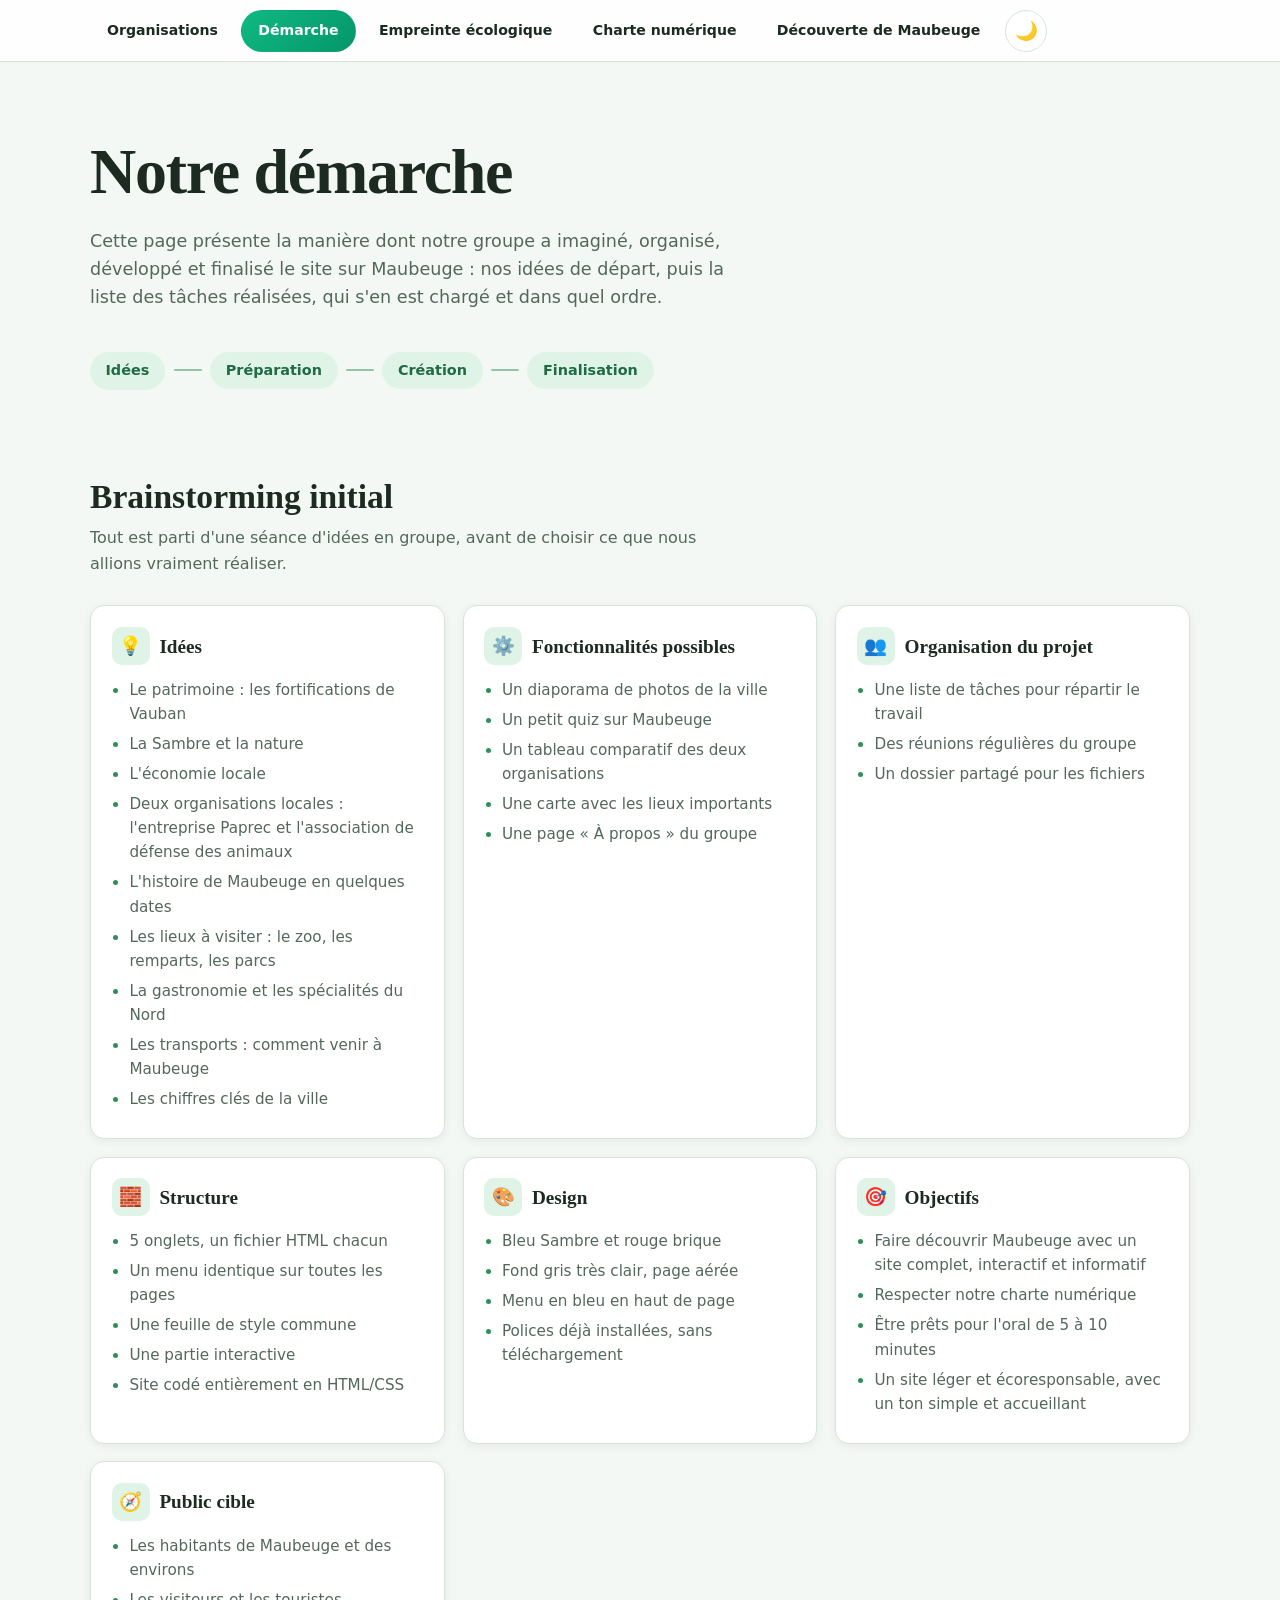
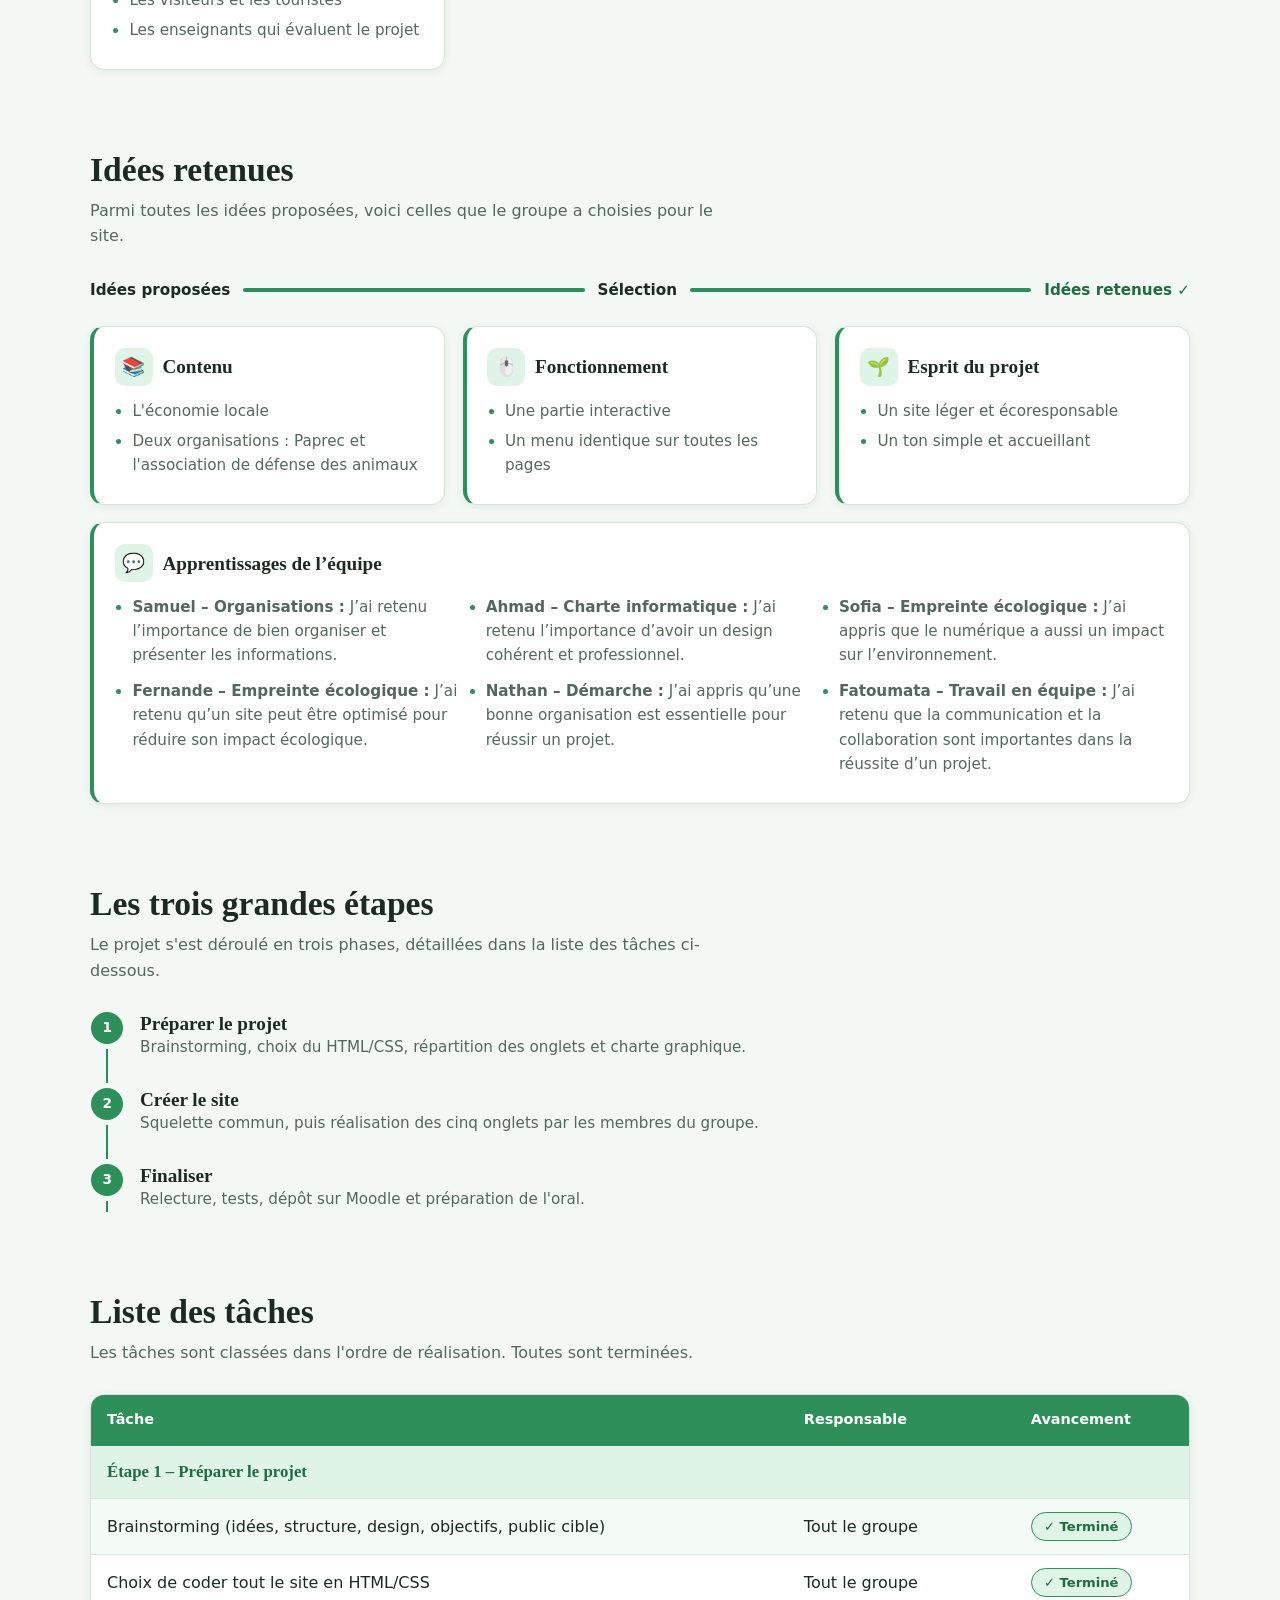
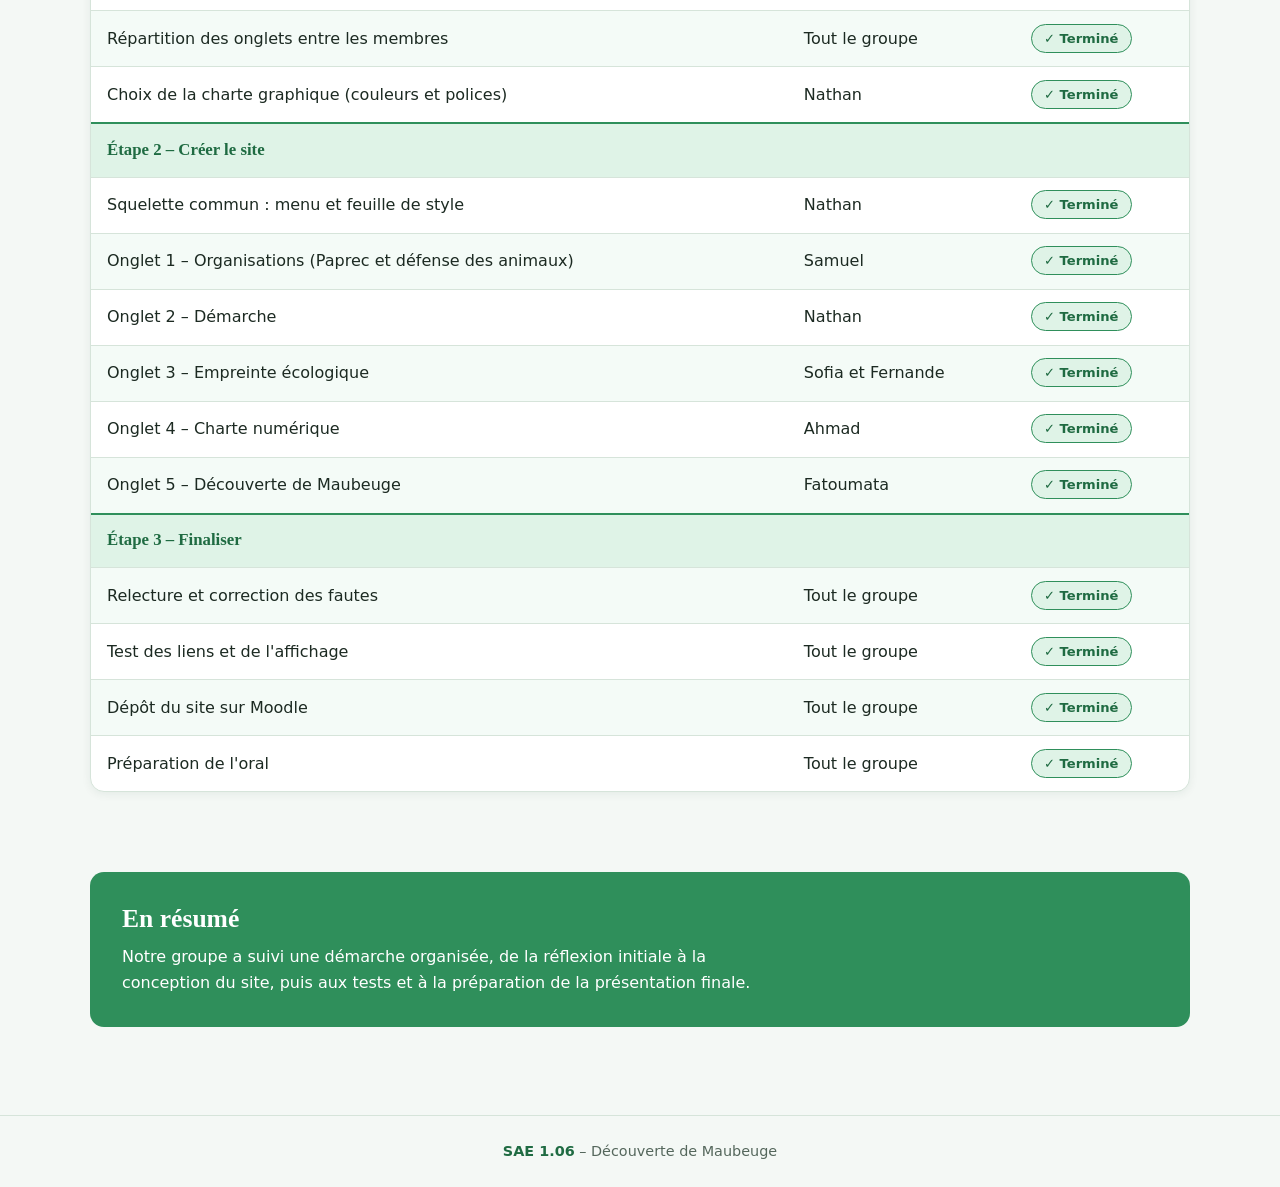
<file: SAE_Decouverte_Maubeuge/demarche.html>
<!DOCTYPE html>
<html lang="fr" data-theme="clair">
<head>
<meta charset="UTF-8">
<meta name="viewport" content="width=device-width, initial-scale=1">
<link href="navigation.css" rel="stylesheet">
<link href="theme.css" rel="stylesheet">
<script src="theme.js"></script>
<title>Démarche – Découverte Maubeuge</title>
<script>
  /* Applique le thème mémorisé avant l'affichage (évite un flash) */
  (function () {
    var theme = null;
    try { theme = localStorage.getItem("theme"); } catch (e) {}
    if (!theme) theme = matchMedia("(prefers-color-scheme: dark)").matches ? "dark" : "light";
    if (theme === "sombre") theme = "dark";
    if (theme === "clair") theme = "light";
    document.documentElement.setAttribute("data-theme", theme);
  })();
</script>
<style>
/* ============ 1. VARIABLES (thèmes) ============ */
:root {
  --vert: #2f8f5b;
  --vert-fonce: #1f6b42;
  --vert-clair: #dff3e7;
  --fond: #f4f8f5;
  --texte: #1c2a22;
  --texte-doux: #55675c;
  --carte: #ffffff;
  --bordure: #d6e4da;
  --ombre: 0 2px 10px rgba(20, 60, 38, .07);
  --nav: rgba(255, 255, 255, .85);
  --rayon: 14px;
  --police-titre: "Iowan Old Style", "Palatino Linotype", Georgia, serif;
  --police: system-ui, -apple-system, "Segoe UI", Roboto, sans-serif;
}
[data-theme="dark"] {
  --vert: #4cc384;
  --vert-fonce: #7fdcab;
  --vert-clair: #1c3a2b;
  --fond: #121a16;
  --texte: #e6efe9;
  --texte-doux: #9db3a5;
  --carte: #1a2520;
  --bordure: #2b3b33;
  --ombre: 0 2px 10px rgba(0, 0, 0, .3);
  --nav: rgba(18, 26, 22, .85);
}

/* ============ 2. BASE ============ */
* { box-sizing: border-box; margin: 0; }
html { scroll-behavior: smooth; }
body {
  font-family: var(--police);
  background: var(--fond);
  color: var(--texte);
  line-height: 1.6;
  overflow-x: hidden;
  transition: background .4s ease, color .4s ease;
}
h1, h2, h3 { font-family: var(--police-titre); line-height: 1.2; }
a:focus-visible, button:focus-visible { outline: 3px solid var(--vert); outline-offset: 3px; }
.conteneur { width: min(1100px, 100% - 2rem); margin-inline: auto; }

/* ============ 3. NAVIGATION ============ */
nav {
  position: sticky; top: 0; z-index: 10;
  background: var(--nav);
  backdrop-filter: blur(8px);
  border-bottom: 1px solid var(--bordure);
  transition: background .4s ease, border-color .4s ease;
}
.nav-interne { display: flex; align-items: center; gap: .5rem; padding: .6rem 0; }
.liens { display: flex; flex-wrap: wrap; gap: .25rem; flex: 1; }
.liens a {
  position: relative; padding: .45rem .8rem; border-radius: 999px;
  color: var(--texte-doux); text-decoration: none; font-size: .95rem; font-weight: 500;
  transition: color .25s, background .25s;
}
.liens a:hover { color: var(--vert-fonce); background: var(--vert-clair); }
.liens a.actif { color: #fff; background: var(--vert); }
[data-theme="dark"] .liens a.actif { color: #0d1a13; }

#bouton-theme {
  width: 42px; height: 42px; flex: none; border-radius: 50%;
  border: 1px solid var(--bordure); background: var(--carte); color: var(--texte);
  font-size: 1.15rem; cursor: pointer; overflow: hidden;
  transition: background .4s, border-color .4s, transform .3s;
}
#bouton-theme:hover { transform: rotate(15deg); }
#bouton-theme span { display: inline-block; transition: transform .5s ease; }
#bouton-theme.tourne span { transform: rotate(360deg); }

/* ============ 4. HERO ============ */
.hero { padding: 4.5rem 0 3rem; }
.hero h1 {
  font-size: clamp(2.4rem, 7vw, 4rem);
  letter-spacing: -.02em;
  margin-bottom: 1rem;
}
.hero p { max-width: 60ch; color: var(--texte-doux); font-size: 1.1rem; }
.parcours {
  list-style: none; padding: 0; margin-top: 2.5rem;
  display: flex; align-items: center; flex-wrap: wrap; gap: .5rem;
}
.parcours li {
  padding: .45rem 1rem; border-radius: 999px; font-size: .9rem; font-weight: 600;
  background: var(--vert-clair); color: var(--vert-fonce);
}
.parcours li.relie { padding: 0; background: none; width: 28px; height: 2px; background: var(--vert); opacity: .5; }

/* Animation de chargement (une seule séquence) */
.hero h1, .hero p, .parcours { animation: monte .8s ease both; }
.hero p { animation-delay: .15s; }
.parcours { animation-delay: .3s; }
@keyframes monte { from { opacity: 0; transform: translateY(18px); } to { opacity: 1; transform: none; } }

/* ============ 5. SECTIONS ============ */
section { padding: 2.5rem 0; }
.titre-section { font-size: clamp(1.6rem, 4vw, 2.1rem); margin-bottom: .5rem; }
.intro { color: var(--texte-doux); margin-bottom: 1.8rem; max-width: 65ch; }

.grille { display: grid; grid-template-columns: repeat(3, 1fr); gap: 1.1rem; }
.carte {
  background: var(--carte); border: 1px solid var(--bordure);
  border-radius: var(--rayon); padding: 1.3rem; box-shadow: var(--ombre);
  transition: transform .3s ease, border-color .3s, background .4s;
}
.carte:hover { transform: translateY(-4px); border-color: var(--vert); }
.carte h3 { font-size: 1.2rem; display: flex; align-items: center; gap: .6rem; margin-bottom: .8rem; }
.icone {
  display: grid; place-items: center; width: 38px; height: 38px; border-radius: 10px;
  background: var(--vert-clair); font-size: 1.15rem;
}
.carte ul { padding-left: 1.1rem; color: var(--texte-doux); font-size: .95rem; }
.carte li { margin-bottom: .35rem; }
.carte li::marker { color: var(--vert); }
.apprentissages { grid-column: 1 / -1; }
.apprentissages ul { display: grid; grid-template-columns: repeat(3, minmax(0, 1fr)); gap: .35rem 1.5rem; }

/* ============ 6. IDÉES RETENUES ============ */
.selection {
  display: flex; align-items: center; gap: .8rem; margin-bottom: 1.5rem; flex-wrap: wrap;
}
.selection .etat { font-weight: 600; font-size: .95rem; }
.selection .barre {
  flex: 1; min-width: 60px; height: 4px; border-radius: 4px;
  background: var(--bordure); position: relative; overflow: hidden;
}
.selection .barre::after {
  content: ""; position: absolute; inset: 0; background: var(--vert);
  transform: scaleX(0); transform-origin: left; transition: transform 1.4s ease .3s;
}
.selection.visible .barre::after { transform: scaleX(1); }
.selection .final { color: var(--vert-fonce); }
.retenue { border-left: 4px solid var(--vert); }

/* ============ 7. TIMELINE ============ */
.timeline { list-style: none; padding: 0; margin: 0 0 0 1rem; border-left: 2px solid var(--vert); }
.timeline li { position: relative; padding: 0 0 1.8rem 2rem; }
.timeline li:last-child { padding-bottom: 0; }
.timeline .numero {
  position: absolute; left: -1.05rem; top: 0; width: 2rem; height: 2rem; border-radius: 50%;
  display: grid; place-items: center; font-weight: 700; font-size: .85rem;
  background: var(--vert); color: #fff; box-shadow: 0 0 0 5px var(--fond);
}
[data-theme="dark"] .timeline .numero { color: #0d1a13; }
.timeline h3 { font-size: 1.2rem; }
.timeline p { color: var(--texte-doux); font-size: .95rem; }

/* ============ 8. TABLEAU DES TÂCHES ============ */
.tableau { border: 1px solid var(--bordure); border-radius: var(--rayon); overflow: hidden; background: var(--carte); box-shadow: var(--ombre); }
table { width: 100%; border-collapse: collapse; }
th, td { padding: .8rem 1rem; text-align: left; }
thead th { background: var(--vert); color: #fff; font-size: .9rem; }
[data-theme="dark"] thead th { color: #0d1a13; }
tbody tr { transition: background .2s; }
tbody tr:not(.etape):nth-child(even) { background: color-mix(in srgb, var(--vert-clair) 35%, transparent); }
tbody tr:not(.etape):hover { background: var(--vert-clair); }
td { border-top: 1px solid var(--bordure); }
tr.etape td {
  background: var(--vert-clair); color: var(--vert-fonce);
  font-family: var(--police-titre); font-weight: 700; font-size: 1.05rem; border-top: 2px solid var(--vert);
}
.statut {
  display: inline-block; padding: .2rem .75rem; border-radius: 999px; font-size: .82rem; font-weight: 600;
  background: var(--vert-clair); color: var(--vert-fonce); border: 1px solid var(--vert);
}
.statut::before { content: "✓ "; }
.tableau.visible .statut { animation: badge .6s ease both; }
@keyframes badge { from { opacity: 0; transform: scale(.85); } to { opacity: 1; transform: none; } }

/* ============ 9. CONCLUSION & FOOTER ============ */
.conclusion {
  background: var(--vert); color: #fff; border-radius: var(--rayon); padding: 2rem;
}
[data-theme="dark"] .conclusion { color: #0d1a13; }
.conclusion h2 { font-size: 1.6rem; margin-bottom: .6rem; }
.conclusion p { max-width: 65ch; }
footer {
  margin-top: 3rem; padding: 1.5rem 1rem; text-align: center;
  border-top: 1px solid var(--bordure); color: var(--texte-doux); font-size: .9rem;
}
footer strong { color: var(--vert-fonce); }

/* ============ 10. APPARITION AU SCROLL ============ */
.reveal { opacity: 0; transform: translateY(20px); transition: opacity .7s ease, transform .7s ease; }
.reveal.visible { opacity: 1; transform: none; }
.carte.reveal.visible:hover { transform: translateY(-4px); }

/* ============ 11. RESPONSIVE ============ */
@media (max-width: 900px) {
  .grille { grid-template-columns: repeat(2, 1fr); }
  .apprentissages ul { grid-template-columns: repeat(2, minmax(0, 1fr)); }
}
@media (max-width: 600px) {
  .grille { grid-template-columns: 1fr; }
  .apprentissages ul { grid-template-columns: 1fr; }
  .hero { padding-top: 2.5rem; }
  .parcours li.relie { width: 14px; }
  /* Tableau transformé en cartes verticales */
  thead { position: absolute; left: -9999px; }
  table, tbody, tr, td { display: block; width: 100%; }
  tr:not(.etape) { padding: .6rem 0; border-top: 1px solid var(--bordure); }
  tr:not(.etape) td { border: 0; padding: .25rem 1rem; }
  tr:not(.etape) td::before {
    content: attr(data-label); display: block; font-size: .75rem; color: var(--texte-doux);
  }
  tr.etape td { border-top: 2px solid var(--vert); }
}

/* ============ 12. ACCESSIBILITÉ : mouvement réduit ============ */
@media (prefers-reduced-motion: reduce) {
  *, *::before, *::after { animation: none !important; transition: none !important; }
  html { scroll-behavior: auto; }
  .reveal { opacity: 1; transform: none; }
  .selection .barre::after { transform: scaleX(1); }
}
</style>
</head>
<body>

<!-- ============ NAVIGATION ============ -->
<nav aria-label="Navigation principale" class="main-nav">
  <div class="conteneur nav-interne">
    <ul class="nav-list">
      <li><a class="nav-link" href="index.html">Organisations</a></li>
      <li><a class="nav-link actif" href="demarche.html" aria-current="page">Démarche</a></li>
      <li><a class="nav-link" href="empreinte_ecologique.html">Empreinte écologique</a></li>
      <li><a class="nav-link" href="charte_informatique.html">Charte numérique</a></li>
      <li><a class="nav-link" href="decouverte_maubeuge.html">Découverte de Maubeuge</a></li>
    </ul>
    <button id="bouton-theme" data-theme-toggle type="button" aria-label="Passer en mode sombre" aria-pressed="false">
      <span aria-hidden="true" data-theme-icon>🌙</span>
    </button>
  </div>
</nav>

<!-- ============ HERO ============ -->
<header class="hero">
  <div class="conteneur">
    <h1>Notre démarche</h1>
    <p>Cette page présente la manière dont notre groupe a imaginé, organisé, développé et finalisé le site sur Maubeuge : nos idées de départ, puis la liste des tâches réalisées, qui s'en est chargé et dans quel ordre.</p>
    <ol class="parcours" aria-label="Parcours du projet">
      <li>Idées</li><li class="relie" aria-hidden="true"></li>
      <li>Préparation</li><li class="relie" aria-hidden="true"></li>
      <li>Création</li><li class="relie" aria-hidden="true"></li>
      <li>Finalisation</li>
    </ol>
  </div>
</header>

<main class="conteneur">

  <!-- ============ BRAINSTORMING ============ -->
  <section aria-labelledby="t-brainstorming">
    <h2 class="titre-section reveal" id="t-brainstorming">Brainstorming initial</h2>
    <p class="intro reveal">Tout est parti d'une séance d'idées en groupe, avant de choisir ce que nous allions vraiment réaliser.</p>
    <div class="grille">
      <article class="carte reveal">
        <h3><span class="icone" aria-hidden="true">💡</span>Idées</h3>
        <ul>
          <li>Le patrimoine : les fortifications de Vauban</li>
          <li>La Sambre et la nature</li>
          <li>L'économie locale</li>
          <li>Deux organisations locales : l'entreprise Paprec et l'association de défense des animaux</li>
          <li>L'histoire de Maubeuge en quelques dates</li>
          <li>Les lieux à visiter : le zoo, les remparts, les parcs</li>
          <li>La gastronomie et les spécialités du Nord</li>
          <li>Les transports : comment venir à Maubeuge</li>
          <li>Les chiffres clés de la ville</li>
        </ul>
      </article>
      <article class="carte reveal">
        <h3><span class="icone" aria-hidden="true">⚙️</span>Fonctionnalités possibles</h3>
        <ul>
          <li>Un diaporama de photos de la ville</li>
          <li>Un petit quiz sur Maubeuge</li>
          <li>Un tableau comparatif des deux organisations</li>
          <li>Une carte avec les lieux importants</li>
          <li>Une page « À propos » du groupe</li>
        </ul>
      </article>
      <article class="carte reveal">
        <h3><span class="icone" aria-hidden="true">👥</span>Organisation du projet</h3>
        <ul>
          <li>Une liste de tâches pour répartir le travail</li>
          <li>Des réunions régulières du groupe</li>
          <li>Un dossier partagé pour les fichiers</li>
        </ul>
      </article>
      <article class="carte reveal">
        <h3><span class="icone" aria-hidden="true">🧱</span>Structure</h3>
        <ul>
          <li>5 onglets, un fichier HTML chacun</li>
          <li>Un menu identique sur toutes les pages</li>
          <li>Une feuille de style commune</li>
          <li>Une partie interactive</li>
          <li>Site codé entièrement en HTML/CSS</li>
        </ul>
      </article>
      <article class="carte reveal">
        <h3><span class="icone" aria-hidden="true">🎨</span>Design</h3>
        <ul>
          <li>Bleu Sambre et rouge brique</li>
          <li>Fond gris très clair, page aérée</li>
          <li>Menu en bleu en haut de page</li>
          <li>Polices déjà installées, sans téléchargement</li>
        </ul>
      </article>
      <article class="carte reveal">
        <h3><span class="icone" aria-hidden="true">🎯</span>Objectifs</h3>
        <ul>
          <li>Faire découvrir Maubeuge avec un site complet, interactif et informatif</li>
          <li>Respecter notre charte numérique</li>
          <li>Être prêts pour l'oral de 5 à 10 minutes</li>
          <li>Un site léger et écoresponsable, avec un ton simple et accueillant</li>
        </ul>
      </article>
      <article class="carte reveal">
        <h3><span class="icone" aria-hidden="true">🧭</span>Public cible</h3>
        <ul>
          <li>Les habitants de Maubeuge et des environs</li>
          <li>Les visiteurs et les touristes</li>
          <li>Les enseignants qui évaluent le projet</li>
        </ul>
      </article>
    </div>
  </section>

  <!-- ============ IDÉES RETENUES ============ -->
  <section aria-labelledby="t-retenues">
    <h2 class="titre-section reveal" id="t-retenues">Idées retenues</h2>
    <p class="intro reveal">Parmi toutes les idées proposées, voici celles que le groupe a choisies pour le site.</p>
    <div class="selection reveal" aria-hidden="true">
      <span class="etat">Idées proposées</span>
      <span class="barre"></span>
      <span class="etat">Sélection</span>
      <span class="barre"></span>
      <span class="etat final">Idées retenues ✓</span>
    </div>
    <div class="grille">
      <article class="carte retenue reveal">
        <h3><span class="icone" aria-hidden="true">📚</span>Contenu</h3>
        <ul>
          <li>L'économie locale</li>
          <li>Deux organisations : Paprec et l'association de défense des animaux</li>
        </ul>
      </article>
      <article class="carte retenue reveal">
        <h3><span class="icone" aria-hidden="true">🖱️</span>Fonctionnement</h3>
        <ul>
          <li>Une partie interactive</li>
          <li>Un menu identique sur toutes les pages</li>
        </ul>
      </article>
      <article class="carte retenue reveal">
        <h3><span class="icone" aria-hidden="true">🌱</span>Esprit du projet</h3>
        <ul>
          <li>Un site léger et écoresponsable</li>
          <li>Un ton simple et accueillant</li>
        </ul>
      </article>
      <article class="carte retenue reveal apprentissages">
        <h3><span class="icone" aria-hidden="true">💬</span>Apprentissages de l’équipe</h3>
        <ul>
          <li><strong>Samuel – Organisations :</strong> J’ai retenu l’importance de bien organiser et présenter les informations.</li>
          <li><strong>Ahmad – Charte informatique :</strong> J’ai retenu l’importance d’avoir un design cohérent et professionnel.</li>
          <li><strong>Sofia – Empreinte écologique :</strong> J’ai appris que le numérique a aussi un impact sur l’environnement.</li>
          <li><strong>Fernande – Empreinte écologique :</strong> J’ai retenu qu’un site peut être optimisé pour réduire son impact écologique.</li>
          <li><strong>Nathan – Démarche :</strong> J’ai appris qu’une bonne organisation est essentielle pour réussir un projet.</li>
          <li><strong>Fatoumata – Travail en équipe :</strong> J’ai retenu que la communication et la collaboration sont importantes dans la réussite d’un projet.</li>
        </ul>
      </article>
    </div>
  </section>

  <!-- ============ TIMELINE ============ -->
  <section aria-labelledby="t-timeline">
    <h2 class="titre-section reveal" id="t-timeline">Les trois grandes étapes</h2>
    <p class="intro reveal">Le projet s'est déroulé en trois phases, détaillées dans la liste des tâches ci-dessous.</p>
    <ol class="timeline">
      <li class="reveal">
        <span class="numero" aria-hidden="true">1</span>
        <h3>Préparer le projet</h3>
        <p>Brainstorming, choix du HTML/CSS, répartition des onglets et charte graphique.</p>
      </li>
      <li class="reveal">
        <span class="numero" aria-hidden="true">2</span>
        <h3>Créer le site</h3>
        <p>Squelette commun, puis réalisation des cinq onglets par les membres du groupe.</p>
      </li>
      <li class="reveal">
        <span class="numero" aria-hidden="true">3</span>
        <h3>Finaliser</h3>
        <p>Relecture, tests, dépôt sur Moodle et préparation de l'oral.</p>
      </li>
    </ol>
  </section>

  <!-- ============ LISTE DES TÂCHES ============ -->
  <section aria-labelledby="t-taches">
    <h2 class="titre-section reveal" id="t-taches">Liste des tâches</h2>
    <p class="intro reveal">Les tâches sont classées dans l'ordre de réalisation. Toutes sont terminées.</p>
    <div class="tableau reveal">
      <table>
        <thead>
          <tr><th scope="col">Tâche</th><th scope="col">Responsable</th><th scope="col">Avancement</th></tr>
        </thead>
        <tbody>
          <tr class="etape"><td colspan="3">Étape 1 – Préparer le projet</td></tr>
          <tr><td data-label="Tâche">Brainstorming (idées, structure, design, objectifs, public cible)</td><td data-label="Responsable">Tout le groupe</td><td data-label="Avancement"><span class="statut">Terminé</span></td></tr>
          <tr><td data-label="Tâche">Choix de coder tout le site en HTML/CSS</td><td data-label="Responsable">Tout le groupe</td><td data-label="Avancement"><span class="statut">Terminé</span></td></tr>
          <tr><td data-label="Tâche">Répartition des onglets entre les membres</td><td data-label="Responsable">Tout le groupe</td><td data-label="Avancement"><span class="statut">Terminé</span></td></tr>
          <tr><td data-label="Tâche">Choix de la charte graphique (couleurs et polices)</td><td data-label="Responsable">Nathan</td><td data-label="Avancement"><span class="statut">Terminé</span></td></tr>

          <tr class="etape"><td colspan="3">Étape 2 – Créer le site</td></tr>
          <tr><td data-label="Tâche">Squelette commun : menu et feuille de style</td><td data-label="Responsable">Nathan</td><td data-label="Avancement"><span class="statut">Terminé</span></td></tr>
          <tr><td data-label="Tâche">Onglet 1 – Organisations (Paprec et défense des animaux)</td><td data-label="Responsable">Samuel</td><td data-label="Avancement"><span class="statut">Terminé</span></td></tr>
          <tr><td data-label="Tâche">Onglet 2 – Démarche</td><td data-label="Responsable">Nathan</td><td data-label="Avancement"><span class="statut">Terminé</span></td></tr>
          <tr><td data-label="Tâche">Onglet 3 – Empreinte écologique</td><td data-label="Responsable">Sofia et Fernande</td><td data-label="Avancement"><span class="statut">Terminé</span></td></tr>
          <tr><td data-label="Tâche">Onglet 4 – Charte numérique</td><td data-label="Responsable">Ahmad</td><td data-label="Avancement"><span class="statut">Terminé</span></td></tr>
          <tr><td data-label="Tâche">Onglet 5 – Découverte de Maubeuge</td><td data-label="Responsable">Fatoumata</td><td data-label="Avancement"><span class="statut">Terminé</span></td></tr>

          <tr class="etape"><td colspan="3">Étape 3 – Finaliser</td></tr>
          <tr><td data-label="Tâche">Relecture et correction des fautes</td><td data-label="Responsable">Tout le groupe</td><td data-label="Avancement"><span class="statut">Terminé</span></td></tr>
          <tr><td data-label="Tâche">Test des liens et de l'affichage</td><td data-label="Responsable">Tout le groupe</td><td data-label="Avancement"><span class="statut">Terminé</span></td></tr>
          <tr><td data-label="Tâche">Dépôt du site sur Moodle</td><td data-label="Responsable">Tout le groupe</td><td data-label="Avancement"><span class="statut">Terminé</span></td></tr>
          <tr><td data-label="Tâche">Préparation de l'oral</td><td data-label="Responsable">Tout le groupe</td><td data-label="Avancement"><span class="statut">Terminé</span></td></tr>
        </tbody>
      </table>
    </div>
  </section>

  <!-- ============ CONCLUSION ============ -->
  <section aria-labelledby="t-conclusion">
    <div class="conclusion reveal">
      <h2 id="t-conclusion">En résumé</h2>
      <p>Notre groupe a suivi une démarche organisée, de la réflexion initiale à la conception du site, puis aux tests et à la préparation de la présentation finale.</p>
    </div>
  </section>

</main>

<footer><strong>SAE 1.06</strong> – Découverte de Maubeuge</footer>

<script>
  /* ============ APPARITION AU SCROLL ============ */
  var elements = document.querySelectorAll(".reveal");
  if ("IntersectionObserver" in window) {
    var observateur = new IntersectionObserver(function (entrees) {
      entrees.forEach(function (e) {
        if (e.isIntersecting) {
          e.target.classList.add("visible");
          observateur.unobserve(e.target);
        }
      });
    }, { threshold: 0.12 });

    elements.forEach(function (el, i) {
      /* léger décalage entre cartes voisines d'une même grille */
      var rang = Array.prototype.indexOf.call(el.parentNode.children, el) % 3;
      el.style.transitionDelay = (rang * 0.08) + "s";
      observateur.observe(el);
    });
  } else {
    elements.forEach(function (el) { el.classList.add("visible"); });
  }
</script>

</body>
</html>
</file>
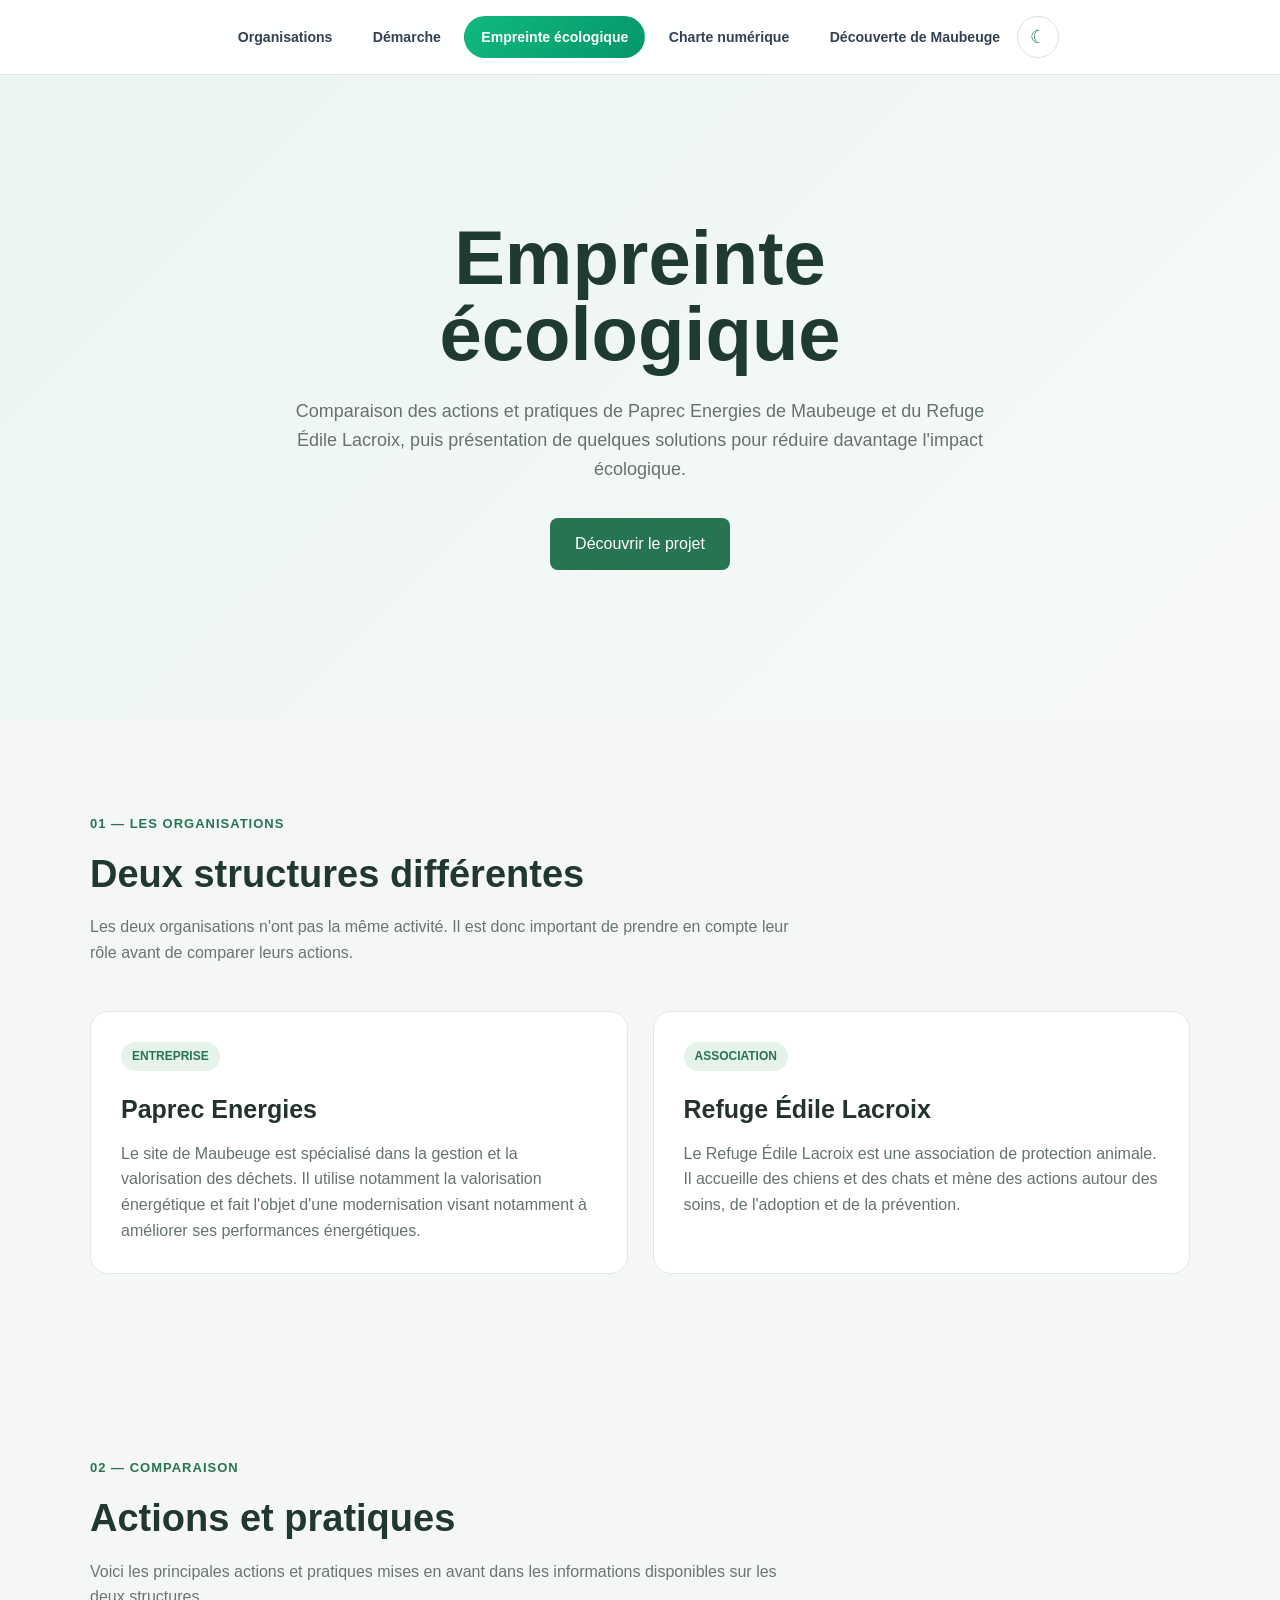
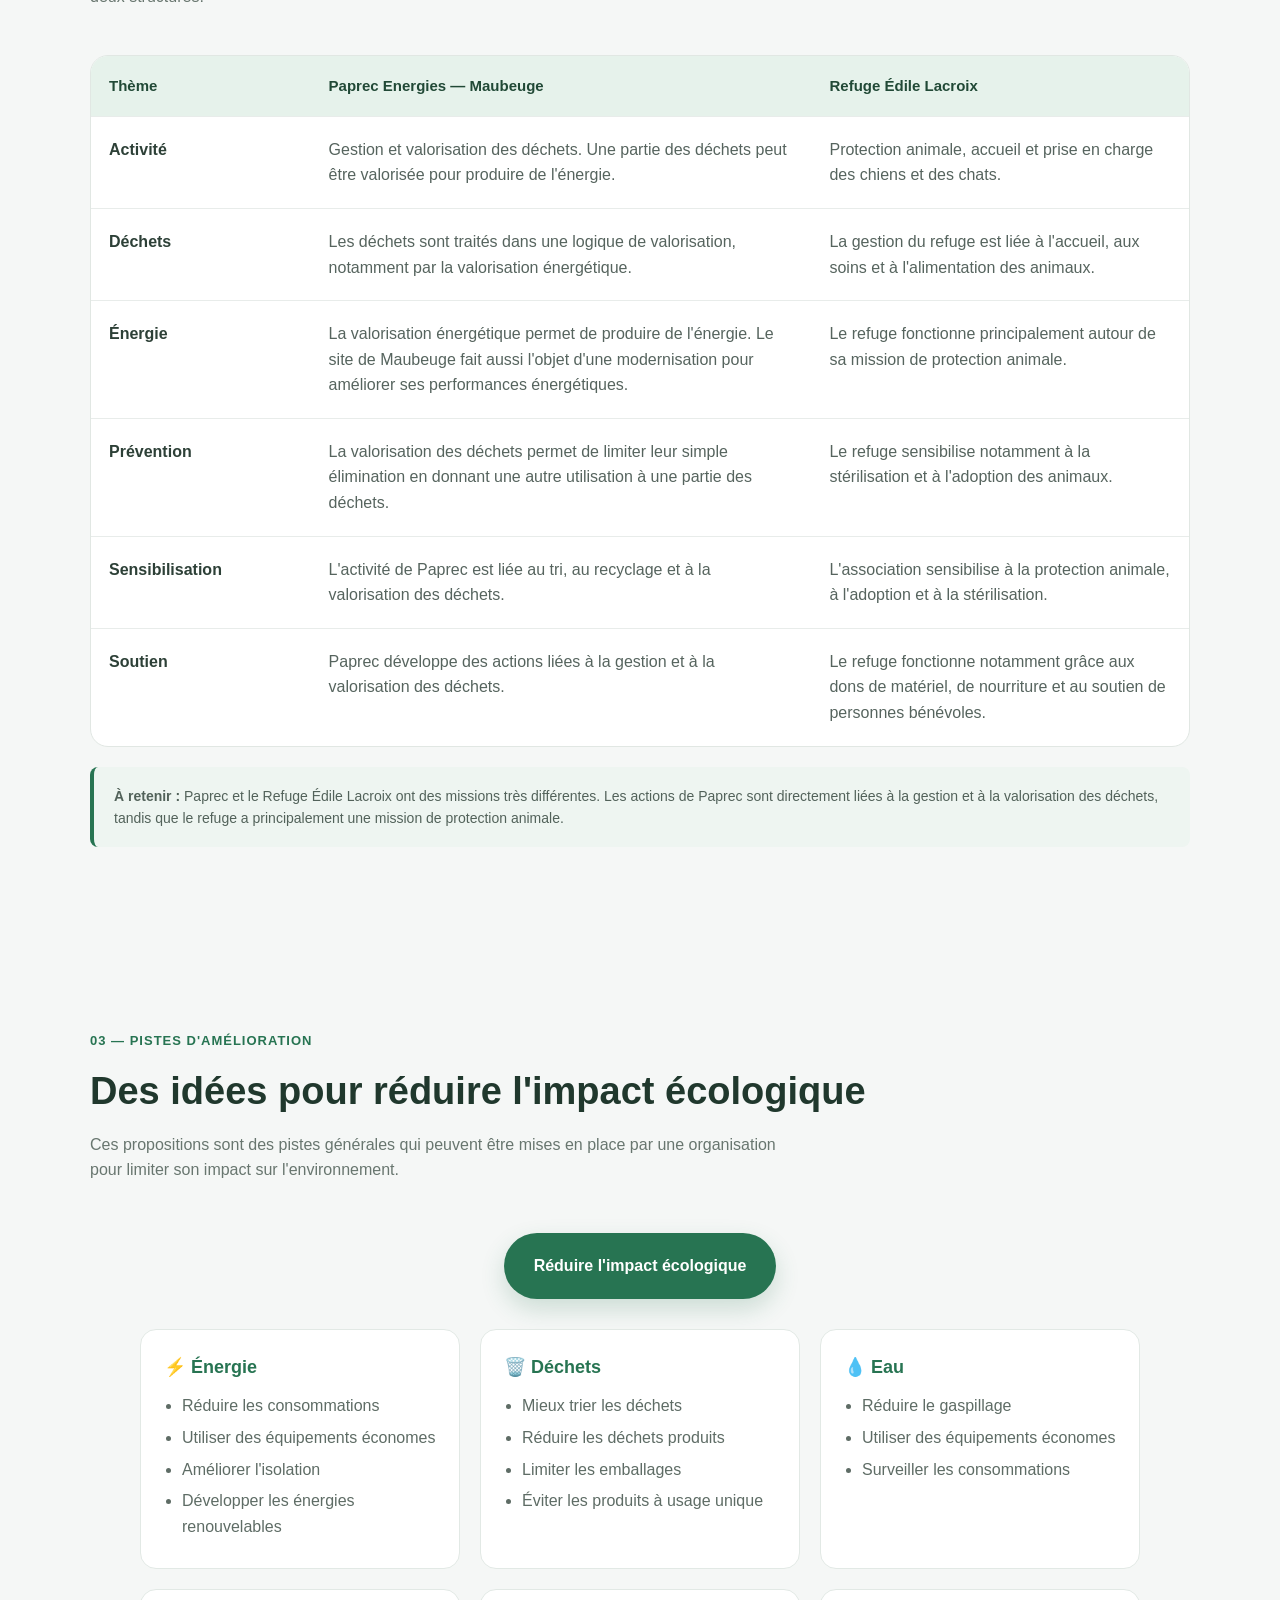
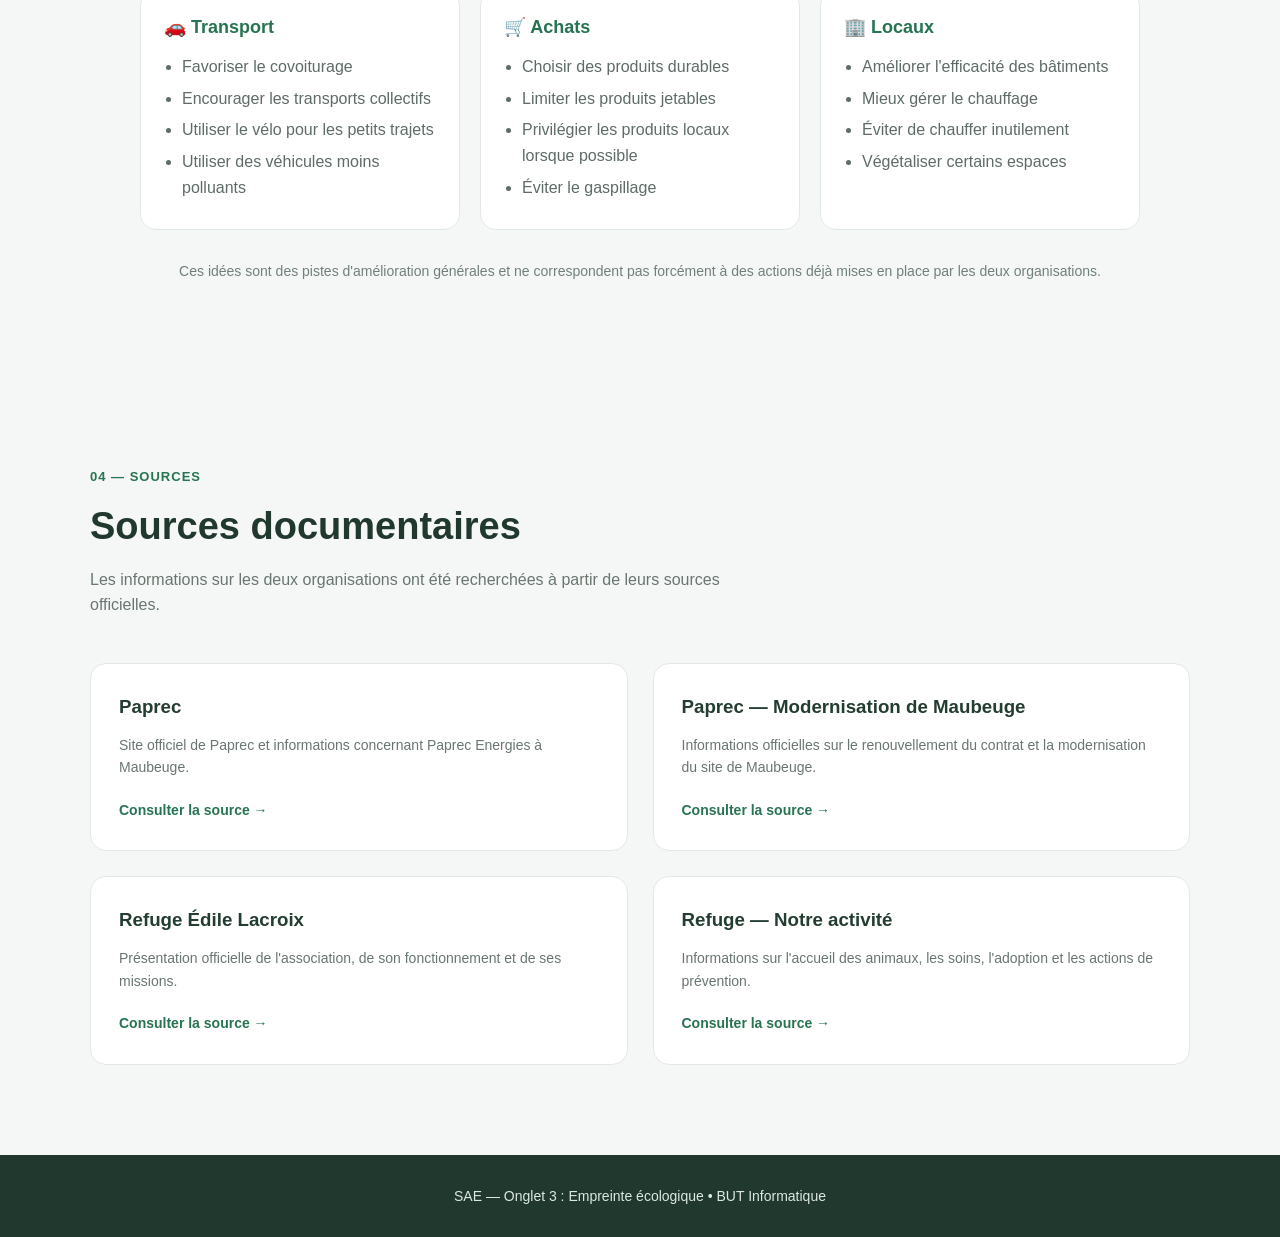
<file: SAE_Decouverte_Maubeuge/empreinte_ecologique.html>
<!DOCTYPE html>
<html lang="fr">
<head>
    <meta charset="UTF-8">
    <meta name="viewport" content="width=device-width, initial-scale=1.0">
    <script src="theme.js"></script>
    <link href="navigation.css" rel="stylesheet">
    <title>Empreinte écologique - SAE</title>

    <style>
        * {
            margin: 0;
            padding: 0;
            box-sizing: border-box;
            scroll-behavior: smooth;
        }

        body {
            font-family: Arial, Helvetica, sans-serif;
            background: #f5f7f6;
            color: #24332d;
            line-height: 1.6;
        }

        /* NAVIGATION */
        nav {
            position: fixed;
            top: 0;
            width: 100%;
            background: rgba(255, 255, 255, 0.94);
            backdrop-filter: blur(10px);
            border-bottom: 1px solid #e1e7e3;
            z-index: 1000;
        }

        .nav-container {
            max-width: 1150px;
            margin: auto;
            padding: 16px 25px;
            display: flex;
            flex-wrap: wrap;
            justify-content: center;
            align-items: center;
        }

        .logo {
            flex: 1 0 100%;
            font-weight: bold;
            color: #277452;
            font-size: 18px;
            text-align: center;
        }

        .nav-container .nav-list {
            justify-content: center;
        }

        nav a {
            text-decoration: none;
            color: #34443d;
            font-size: 14px;
            transition: 0.3s;
        }

        nav a:hover {
            color: #277452;
        }

        /* HERO */
        .hero {
            min-height: 80vh;
            padding: 150px 25px 80px;
            display: flex;
            align-items: center;
            justify-content: center;
            background: linear-gradient(135deg, #eaf5ef, #f8faf9);
        }

        .hero-content {
            max-width: 1000px;
            text-align: center;
        }

        .tag {
            display: inline-block;
            background: #d9eee2;
            color: #277452;
            padding: 7px 15px;
            border-radius: 30px;
            font-size: 13px;
            margin-bottom: 20px;
        }

        h1 {
            font-size: clamp(42px, 7vw, 76px);
            line-height: 1;
            margin-bottom: 25px;
            color: #1f3b2f;
        }

        .hero p {
            max-width: 700px;
            margin: auto;
            color: #64736c;
            font-size: 18px;
        }

        .scroll-button {
            display: inline-block;
            margin-top: 35px;
            padding: 13px 25px;
            background: #277452;
            color: white;
            text-decoration: none;
            border-radius: 8px;
            transition: 0.3s;
        }

        .scroll-button:hover {
            transform: translateY(-3px);
            background: #1f6044;
        }

        /* GENERAL */
        section {
            max-width: 1150px;
            margin: auto;
            padding: 90px 25px;
        }

        .section-title {
            margin-bottom: 45px;
        }

        .section-title span {
            color: #277452;
            font-size: 13px;
            font-weight: bold;
            text-transform: uppercase;
            letter-spacing: 1px;
        }

        .section-title h2 {
            font-size: 38px;
            margin-top: 8px;
            color: #20382d;
        }

        .section-title p {
            margin-top: 10px;
            color: #68766f;
            max-width: 700px;
        }

        /* ORGANISATIONS */
        .organisations {
            display: grid;
            grid-template-columns: repeat(2, 1fr);
            gap: 25px;
        }

        .organisation-card {
            background: white;
            padding: 30px;
            border-radius: 18px;
            border: 1px solid #e2e9e5;
            transition: 0.35s;
        }

        .organisation-card:hover {
            transform: translateY(-7px);
            box-shadow: 0 15px 35px rgba(35, 67, 52, 0.08);
        }

        .organisation-card .type {
            display: inline-block;
            font-size: 12px;
            font-weight: bold;
            color: #277452;
            background: #e6f3eb;
            padding: 5px 11px;
            border-radius: 20px;
            margin-bottom: 18px;
        }

        .organisation-card h3 {
            font-size: 25px;
            margin-bottom: 12px;
        }

        .organisation-card p {
            color: #65736c;
        }

        /* COMPARAISON */
        .table-wrapper {
            overflow-x: auto;
            background: white;
            border-radius: 18px;
            border: 1px solid #e1e7e3;
        }

        table {
            width: 100%;
            border-collapse: collapse;
            min-width: 750px;
        }

        th {
            background: #e6f2eb;
            color: #214936;
            text-align: left;
            padding: 18px;
            font-size: 15px;
        }

        td {
            padding: 20px 18px;
            border-top: 1px solid #e8ecea;
            vertical-align: top;
            color: #56645e;
        }

        td:first-child {
            font-weight: bold;
            color: #2d4037;
            width: 20%;
        }

        tr:hover td {
            background: #fafcfb;
        }

        .info-note {
            margin-top: 20px;
            padding: 18px 20px;
            background: #eef5f1;
            border-left: 4px solid #277452;
            border-radius: 8px;
            color: #52625a;
            font-size: 14px;
        }

        /* CARTE MENTALE */
        .mindmap {
            position: relative;
            max-width: 1000px;
            margin: 50px auto 0;
            display: grid;
            grid-template-columns: repeat(3, 1fr);
            gap: 20px;
        }

        .mind-center {
            grid-column: 1 / -1;
            justify-self: center;
            background: #277452;
            color: white;
            padding: 20px 30px;
            border-radius: 50px;
            font-weight: bold;
            box-shadow: 0 10px 25px rgba(39, 116, 82, 0.2);
            margin-bottom: 10px;
        }

        .mind-card {
            background: white;
            padding: 23px;
            border-radius: 16px;
            border: 1px solid #e2e9e5;
            transition: 0.3s;
        }

        .mind-card:hover {
            transform: translateY(-5px);
            box-shadow: 0 12px 30px rgba(35, 67, 52, 0.08);
        }

        .mind-card h3 {
            color: #277452;
            font-size: 18px;
            margin-bottom: 12px;
        }

        .mind-card ul {
            padding-left: 18px;
            color: #5e6c65;
        }

        .mind-card li {
            margin-bottom: 6px;
        }

        .mind-note {
            text-align: center;
            margin-top: 30px;
            color: #718078;
            font-size: 14px;
        }

        /* SOURCES */
        .sources {
            display: grid;
            grid-template-columns: repeat(2, 1fr);
            gap: 25px;
        }

        .source-card {
            background: white;
            padding: 28px;
            border-radius: 16px;
            border: 1px solid #e2e9e5;
        }

        .source-card h3 {
            margin-bottom: 12px;
            color: #243d31;
        }

        .source-card p {
            color: #69766f;
            margin-bottom: 18px;
            font-size: 14px;
        }

        .source-card a {
            color: #277452;
            font-weight: bold;
            text-decoration: none;
            font-size: 14px;
        }

        .source-card a:hover {
            text-decoration: underline;
        }

        /* FOOTER */
        footer {
            background: #20382d;
            color: #dce8e1;
            text-align: center;
            padding: 30px 20px;
            font-size: 14px;
        }

        /* ANIMATION */
        .reveal {
            opacity: 0;
            transform: translateY(30px);
            transition: 0.8s ease;
        }

        .reveal.visible {
            opacity: 1;
            transform: translateY(0);
        }

        /* RESPONSIVE */
        @media (max-width: 800px) {

            nav ul {
                gap: 12px;
            }

            nav a {
                font-size: 12px;
            }

            .organisations,
            .sources {
                grid-template-columns: 1fr;
            }

            .mindmap {
                grid-template-columns: 1fr;
            }

            .mind-center {
                grid-column: auto;
            }

            .section-title h2 {
                font-size: 30px;
            }
        }

        @media (max-width: 550px) {

            .nav-container {
                flex-direction: column;
                gap: 10px;
            }

            .hero {
                padding-top: 150px;
            }

            .hero p {
                font-size: 16px;
            }
        }
    </style>
    <link href="theme.css" rel="stylesheet">
</head>

<body class="theme-page theme-ecology">

    <!-- NAVIGATION -->
    <nav>
        <div class="nav-container">
            <!-- <div class="logo">SAE • Empreinte écologique</div> -->

            <ul class="nav-list">
                <li><a class="nav-link" href="index.html">Organisations</a></li>
                <li><a class="nav-link" href="demarche.html">Démarche</a></li>
                <li><a aria-current="page" class="nav-link actif" href="empreinte_ecologique.html">Empreinte écologique</a></li>
                <li><a class="nav-link" href="charte_informatique.html">Charte numérique</a></li>
                <li><a class="nav-link" href="decouverte_maubeuge.html">Découverte de Maubeuge</a></li>
            </ul>
            <button class="site-theme-toggle" data-theme-toggle type="button" aria-label="Passer au mode sombre" aria-pressed="false"><span aria-hidden="true" data-theme-icon>☾</span></button>
        </div>
    </nav>


    <!-- HERO -->
    <header class="hero">
        <div class="hero-content">
            <!-- <span class="tag">SAE — Onglet 3</span> -->

            <h1>Empreinte<br>écologique</h1>

            <p>
                Comparaison des actions et pratiques de
                Paprec Energies de Maubeuge et du Refuge Édile Lacroix,
                puis présentation de quelques solutions pour réduire
                davantage l'impact écologique.
            </p>

            <a href="#organisations" class="scroll-button">
                Découvrir le projet
            </a>
        </div>
    </header>


    <!-- ORGANISATIONS -->
    <section id="organisations" class="reveal">

        <div class="section-title">
            <span>01 — Les organisations</span>
            <h2>Deux structures différentes</h2>

            <p>
                Les deux organisations n'ont pas la même activité.
                Il est donc important de prendre en compte leur rôle
                avant de comparer leurs actions.
            </p>
        </div>

        <div class="organisations">

            <article class="organisation-card">
                <span class="type">ENTREPRISE</span>

                <h3>Paprec Energies</h3>

                <p>
                    Le site de Maubeuge est spécialisé dans la gestion
                    et la valorisation des déchets. Il utilise notamment
                    la valorisation énergétique et fait l'objet d'une
                    modernisation visant notamment à améliorer ses
                    performances énergétiques.
                </p>
            </article>


            <article class="organisation-card">
                <span class="type">ASSOCIATION</span>

                <h3>Refuge Édile Lacroix</h3>

                <p>
                    Le Refuge Édile Lacroix est une association de
                    protection animale. Il accueille des chiens et des
                    chats et mène des actions autour des soins, de
                    l'adoption et de la prévention.
                </p>
            </article>

        </div>

    </section>


    <!-- COMPARAISON -->
    <section id="comparaison" class="reveal">

        <div class="section-title">
            <span>02 — Comparaison</span>

            <h2>Actions et pratiques</h2>

            <p>
                Voici les principales actions et pratiques mises en avant
                dans les informations disponibles sur les deux structures.
            </p>
        </div>


        <div class="table-wrapper">

            <table>

                <thead>
                    <tr>
                        <th>Thème</th>
                        <th>Paprec Energies — Maubeuge</th>
                        <th>Refuge Édile Lacroix</th>
                    </tr>
                </thead>

                <tbody>

                    <tr>
                        <td>Activité</td>

                        <td>
                            Gestion et valorisation des déchets.
                            Une partie des déchets peut être valorisée
                            pour produire de l'énergie.
                        </td>

                        <td>
                            Protection animale, accueil et prise en charge
                            des chiens et des chats.
                        </td>
                    </tr>


                    <tr>
                        <td>Déchets</td>

                        <td>
                            Les déchets sont traités dans une logique
                            de valorisation, notamment par la valorisation
                            énergétique.
                        </td>

                        <td>
                            La gestion du refuge est liée à l'accueil,
                            aux soins et à l'alimentation des animaux.
                        </td>
                    </tr>


                    <tr>
                        <td>Énergie</td>

                        <td>
                            La valorisation énergétique permet de produire
                            de l'énergie. Le site de Maubeuge fait aussi
                            l'objet d'une modernisation pour améliorer
                            ses performances énergétiques.
                        </td>

                        <td>
                            Le refuge fonctionne principalement autour
                            de sa mission de protection animale.
                        </td>
                    </tr>


                    <tr>
                        <td>Prévention</td>

                        <td>
                            La valorisation des déchets permet de limiter
                            leur simple élimination en donnant une autre
                            utilisation à une partie des déchets.
                        </td>

                        <td>
                            Le refuge sensibilise notamment à la
                            stérilisation et à l'adoption des animaux.
                        </td>
                    </tr>


                    <tr>
                        <td>Sensibilisation</td>

                        <td>
                            L'activité de Paprec est liée au tri,
                            au recyclage et à la valorisation des déchets.
                        </td>

                        <td>
                            L'association sensibilise à la protection
                            animale, à l'adoption et à la stérilisation.
                        </td>
                    </tr>


                    <tr>
                        <td>Soutien</td>

                        <td>
                            Paprec développe des actions liées à la
                            gestion et à la valorisation des déchets.
                        </td>

                        <td>
                            Le refuge fonctionne notamment grâce aux dons
                            de matériel, de nourriture et au soutien
                            de personnes bénévoles.
                        </td>
                    </tr>

                </tbody>

            </table>

        </div>


        <div class="info-note">
            <strong>À retenir :</strong>
            Paprec et le Refuge Édile Lacroix ont des missions très
            différentes. Les actions de Paprec sont directement liées
            à la gestion et à la valorisation des déchets, tandis que
            le refuge a principalement une mission de protection animale.
        </div>

    </section>


    <!-- IDEES -->
    <section id="idees" class="reveal">

        <div class="section-title">
            <span>03 — Pistes d'amélioration</span>

            <h2>Des idées pour réduire l'impact écologique</h2>

            <p>
                Ces propositions sont des pistes générales qui peuvent
                être mises en place par une organisation pour limiter
                son impact sur l'environnement.
            </p>
        </div>


        <div class="mindmap">

            <div class="mind-center">
                Réduire l'impact écologique
            </div>


            <div class="mind-card">
                <h3>⚡ Énergie</h3>

                <ul>
                    <li>Réduire les consommations</li>
                    <li>Utiliser des équipements économes</li>
                    <li>Améliorer l'isolation</li>
                    <li>Développer les énergies renouvelables</li>
                </ul>
            </div>


            <div class="mind-card">
                <h3>🗑️ Déchets</h3>

                <ul>
                    <li>Mieux trier les déchets</li>
                    <li>Réduire les déchets produits</li>
                    <li>Limiter les emballages</li>
                    <li>Éviter les produits à usage unique</li>
                </ul>
            </div>


            <div class="mind-card">
                <h3>💧 Eau</h3>

                <ul>
                    <li>Réduire le gaspillage</li>
                    <li>Utiliser des équipements économes</li>
                    <li>Surveiller les consommations</li>
                </ul>
            </div>


            <div class="mind-card">
                <h3>🚗 Transport</h3>

                <ul>
                    <li>Favoriser le covoiturage</li>
                    <li>Encourager les transports collectifs</li>
                    <li>Utiliser le vélo pour les petits trajets</li>
                    <li>Utiliser des véhicules moins polluants</li>
                </ul>
            </div>


            <div class="mind-card">
                <h3>🛒 Achats</h3>

                <ul>
                    <li>Choisir des produits durables</li>
                    <li>Limiter les produits jetables</li>
                    <li>Privilégier les produits locaux lorsque possible</li>
                    <li>Éviter le gaspillage</li>
                </ul>
            </div>


            <div class="mind-card">
                <h3>🏢 Locaux</h3>

                <ul>
                    <li>Améliorer l'efficacité des bâtiments</li>
                    <li>Mieux gérer le chauffage</li>
                    <li>Éviter de chauffer inutilement</li>
                    <li>Végétaliser certains espaces</li>
                </ul>
            </div>

        </div>


        <p class="mind-note">
            Ces idées sont des pistes d'amélioration générales et ne
            correspondent pas forcément à des actions déjà mises en place
            par les deux organisations.
        </p>

    </section>


    <!-- SOURCES -->
    <section id="sources" class="reveal">

        <div class="section-title">
            <span>04 — Sources</span>

            <h2>Sources documentaires</h2>

            <p>
                Les informations sur les deux organisations ont été
                recherchées à partir de leurs sources officielles.
            </p>
        </div>


        <div class="sources">

            <article class="source-card">

                <h3>Paprec</h3>

                <p>
                    Site officiel de Paprec et informations concernant
                    Paprec Energies à Maubeuge.
                </p>

                <a
                    href="https://www.paprec.com/fr/contact-carte-des-agences/"
                    target="_blank"
                >
                    Consulter la source →
                </a>

            </article>


            <article class="source-card">

                <h3>Paprec — Modernisation de Maubeuge</h3>

                <p>
                    Informations officielles sur le renouvellement du
                    contrat et la modernisation du site de Maubeuge.
                </p>

                <a
                    href="https://www.paprec.com/fr/un-contrat-renouvele-pour-paprec-energies-de-maubeuge-59/"
                    target="_blank"
                >
                    Consulter la source →
                </a>

            </article>


            <article class="source-card">

                <h3>Refuge Édile Lacroix</h3>

                <p>
                    Présentation officielle de l'association, de son
                    fonctionnement et de ses missions.
                </p>

                <a
                    href="https://refuge-edilelacroix.fr/a-propos/"
                    target="_blank"
                >
                    Consulter la source →
                </a>

            </article>


            <article class="source-card">

                <h3>Refuge — Notre activité</h3>

                <p>
                    Informations sur l'accueil des animaux, les soins,
                    l'adoption et les actions de prévention.
                </p>

                <a
                    href="https://refuge-edilelacroix.fr/notre-activite/"
                    target="_blank"
                >
                    Consulter la source →
                </a>

            </article>

        </div>

    </section>


    <!-- FOOTER -->
    <footer>
        <p>SAE — Onglet 3 : Empreinte écologique • BUT Informatique</p>
    </footer>


    <script>
        const elements = document.querySelectorAll(".reveal");

        const observer = new IntersectionObserver(
            (entries) => {
                entries.forEach((entry) => {
                    if (entry.isIntersecting) {
                        entry.target.classList.add("visible");
                    }
                });
            },
            {
                threshold: 0.12
            }
        );

        elements.forEach((element) => {
            observer.observe(element);
        });
    </script>

</body>
</html>
</file>
<file: SAE_Decouverte_Maubeuge/navigation.css>
.main-nav {
    display: flex;
    flex-wrap: wrap;
    align-items: center;
    background: var(--nav-bg, var(--nav, rgba(255, 255, 255, 0.96)));
}

.nav-list {
    display: flex;
    flex-wrap: wrap;
    align-items: center;
    gap: 0.4rem;
    margin: 0;
    padding: 0;
    list-style: none;
}

.nav-near-center {
    justify-content: center;
    width: 100%;
}

.nav-link {
    display: inline-block;
    padding: 0.55rem 1rem;
    border: 1px solid transparent;
    border-radius: 9999px;
    color: var(--nav-text, var(--text-secondary, var(--texte, #334155)));
    font-size: 0.88rem;
    font-weight: 600;
    text-decoration: none;
    transition: color 0.2s ease, background-color 0.2s ease;
}

.nav-link:hover {
    color: var(--accent-green, #059669);
    background-color: var(--accent-green-dim, rgba(16, 185, 129, 0.08));
}

.nav-link.actif {
    color: #fff;
    background: linear-gradient(135deg, #10b981, #059669);
    font-weight: 700;
}

.nav-link:focus-visible {
    outline: 3px solid var(--accent-green, #059669);
    outline-offset: 3px;
}
</file>
<file: SAE_Decouverte_Maubeuge/theme.css>
.site-theme-toggle {
    width: 42px;
    height: 42px;
    flex: none;
    border: 1px solid #d6e4da;
    border-radius: 50%;
    background: #fff;
    color: #277452;
    font-size: 1.15rem;
    cursor: pointer;
}

.site-theme-toggle:hover {
    border-color: #277452;
}

.site-theme-toggle:focus-visible {
    outline: 3px solid #277452;
    outline-offset: 3px;
}

html[data-theme="dark"] body.theme-page {
    background: #101914;
    color: #e4eee7;
}

html[data-theme="dark"] body.theme-page :is(p, li, td, .header-title span) {
    color: #bdc9c1;
}

html[data-theme="dark"] body.theme-page :is(.main-nav, .header, footer, section, article, .section-light, .organisation-card, .table-wrapper, .info-note, .source-card, .card, .mind-card, .mind-center, .mind-note, .validation-box) {
    background-color: #18241d;
    border-color: #34483a;
    color: #e4eee7;
}

html[data-theme="dark"] body.theme-page :is(h1, h2, h3, h4, strong, th, .header-title strong) {
    color: #e4eee7;
}

html[data-theme="dark"] body.theme-ecology .hero {
    background: linear-gradient(135deg, #14231a, #0d1711);
}

html[data-theme="dark"] body.theme-discovery .hero {
    background-color: #18241d;
    background-blend-mode: multiply;
}

html[data-theme="dark"] body.theme-page .site-theme-toggle {
    background: #18241d;
    border-color: #42594a;
    color: #9be0b3;
}

html[data-theme="dark"] body.theme-page .nav-link {
    color: #d3e1d7;
}

html[data-theme="dark"] body.theme-page .nav-link.actif {
    color: #fff;
}
</file>
